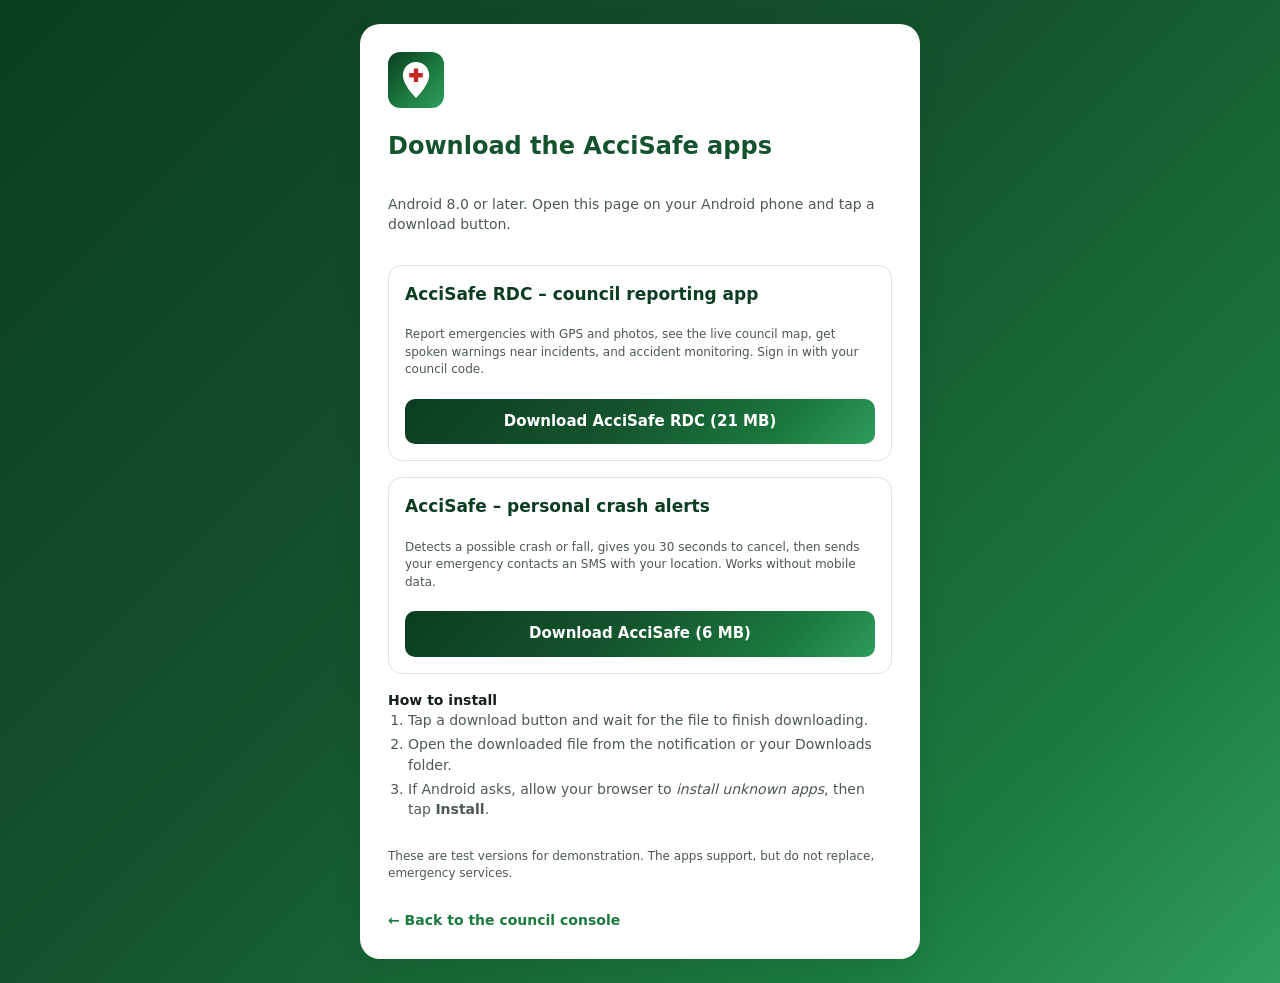
<file: backend/app/console/download.html>
<!doctype html>
<html lang="en">
<head>
<meta charset="utf-8">
<meta name="viewport" content="width=device-width, initial-scale=1">
<title>Download AcciSafe apps</title>
<link rel="icon" href="icon.svg" type="image/svg+xml">
<link rel="stylesheet" href="style.css">
<style>
  .dl-page { min-height: 100vh; background: var(--gradient); display: grid; place-items: center; padding: 24px 16px; }
  .dl-card { width: min(560px, 100%); background: var(--surface); border-radius: 20px; padding: 28px; box-shadow: var(--shadow); display: grid; gap: 16px; }
  .dl-card h1 { color: var(--pine); font-size: 24px; }
  .dl-app { border: 1px solid var(--line); border-radius: var(--radius); padding: 16px; display: grid; gap: 8px; }
  .dl-app h2 { font-size: 17px; color: var(--forest); }
  .dl-app .btn { text-align: center; text-decoration: none; display: block; }
  .dl-steps { margin: 0; padding-left: 20px; display: grid; gap: 4px; color: var(--muted); }
  .dl-back { color: var(--emerald); font-weight: 600; text-decoration: none; }
</style>
</head>
<body>
<main class="dl-page">
  <section class="dl-card">
    <div class="brand-mark"><img src="icon.svg" alt=""></div>
    <h1>Download the AcciSafe apps</h1>
    <p class="muted">Android 8.0 or later. Open this page on your Android phone and tap a download button.</p>

    <div class="dl-app">
      <h2>AcciSafe RDC – council reporting app</h2>
      <p class="muted small">Report emergencies with GPS and photos, see the live council map, get spoken warnings near incidents, and accident monitoring. Sign in with your council code.</p>
      <a class="btn primary wide" href="downloads/AcciSafe-RDC.apk" download="AcciSafe-RDC.apk">Download AcciSafe RDC (21 MB)</a>
    </div>

    <div class="dl-app">
      <h2>AcciSafe – personal crash alerts</h2>
      <p class="muted small">Detects a possible crash or fall, gives you 30 seconds to cancel, then sends your emergency contacts an SMS with your location. Works without mobile data.</p>
      <a class="btn primary wide" href="downloads/AcciSafe.apk" download="AcciSafe.apk">Download AcciSafe (6 MB)</a>
    </div>

    <div>
      <strong>How to install</strong>
      <ol class="dl-steps">
        <li>Tap a download button and wait for the file to finish downloading.</li>
        <li>Open the downloaded file from the notification or your Downloads folder.</li>
        <li>If Android asks, allow your browser to <em>install unknown apps</em>, then tap <strong>Install</strong>.</li>
      </ol>
    </div>
    <p class="muted small">These are test versions for demonstration. The apps support, but do not replace, emergency services.</p>
    <a class="dl-back" href="./">← Back to the council console</a>
  </section>
</main>
</body>
</html>
</file>
<file: backend/app/console/style.css>
:root {
  --forest: #0B3D20; --pine: #14532D; --emerald: #1B7A3E; --leaf: #2E9E5B; --mint: #D7F2E1;
  --bg: #F4F7F5; --surface: #FFFFFF; --line: #DCE5DF; --text: #16201A; --muted: #4A5A50;
  --critical: #C62828; --high: #EF6C00; --medium: #F9A825; --low: #546E7A; --ok: #2E7D32;
  --gradient: linear-gradient(135deg, #0B3D20 0%, #14532D 45%, #1B7A3E 80%, #2E9E5B 100%);
  --shadow: 0 6px 24px rgba(11, 61, 32, .14);
  --radius: 14px;
}
* { box-sizing: border-box; }
html, body { height: 100%; margin: 0; }
body { font: 14px/1.45 "Segoe UI", system-ui, -apple-system, Roboto, sans-serif; color: var(--text); background: var(--bg); }
.hidden { display: none !important; }
.muted { color: var(--muted); }
.small { font-size: 12px; }
.error { color: var(--critical); font-weight: 600; }
h1, h2, h3 { margin: 0; }

.btn { border: 0; border-radius: 10px; padding: 8px 14px; font: inherit; font-weight: 600; cursor: pointer; }
.btn.primary { background: var(--gradient); color: #fff; }
.btn.primary:disabled { opacity: .6; cursor: wait; }
.btn.ghost { background: rgba(255,255,255,.14); color: inherit; border: 1px solid currentColor; }
.btn.danger { background: var(--critical); color: #fff; }
.btn.soft { background: var(--mint); color: var(--pine); }
.btn.wide { width: 100%; padding: 12px; font-size: 15px; }

/* Sign in */
.login { min-height: 100%; display: grid; place-items: center; background: var(--gradient); padding: 16px; }
.login-card { width: min(380px, 100%); background: var(--surface); border-radius: 20px; padding: 28px; box-shadow: var(--shadow); display: grid; gap: 12px; }
.login-card h1 { color: var(--pine); font-size: 24px; }
.login-card label { display: grid; gap: 4px; font-weight: 600; font-size: 13px; color: var(--muted); }
.brand-mark img { width: 56px; height: 56px; }
input, select, textarea { font: inherit; padding: 9px 11px; border: 1px solid var(--line); border-radius: 10px; background: #fff; color: var(--text); }
input:focus, select:focus, textarea:focus { outline: 2px solid var(--leaf); border-color: transparent; }

/* Shell */
.app { height: 100%; display: flex; flex-direction: column; }
.topbar { display: flex; align-items: center; gap: 20px; padding: 10px 18px; background: var(--gradient); color: #fff; box-shadow: var(--shadow); z-index: 1000; }
.brand { display: flex; align-items: center; gap: 10px; }
.brand img { width: 34px; height: 34px; }
.brand div { display: grid; line-height: 1.2; }
.brand span { font-size: 12px; opacity: .85; }
.tabs { display: flex; gap: 4px; }
.tabs button { background: transparent; color: #fff; border: 0; padding: 8px 14px; border-radius: 10px; font: inherit; font-weight: 600; cursor: pointer; opacity: .8; }
.tabs button.active { background: rgba(255,255,255,.18); opacity: 1; }
.top-right { margin-left: auto; display: flex; align-items: center; gap: 12px; }
.who { font-size: 12px; opacity: .9; text-align: right; }
.live { display: flex; align-items: center; gap: 6px; font-size: 12px; }
.live i { width: 8px; height: 8px; border-radius: 50%; background: #7CFFA8; box-shadow: 0 0 0 0 rgba(124,255,168,.7); animation: pulse 2s infinite; }
.live.stale i { background: var(--medium); animation: none; }
@keyframes pulse { 70% { box-shadow: 0 0 0 8px rgba(124,255,168,0); } 100% { box-shadow: 0 0 0 0 rgba(124,255,168,0); } }
.demo { background: #FFF3CD; color: #6B4E00; text-align: center; font-weight: 700; font-size: 12px; padding: 4px; }
.views { flex: 1; position: relative; overflow: hidden; }
.view { position: absolute; inset: 0; overflow: auto; }
.pad { padding: 18px; }

/* Map */
.map-view { overflow: hidden; }
#map { position: absolute; inset: 0; }
.map-tools { position: absolute; top: 12px; left: 56px; z-index: 500; display: flex; gap: 14px; align-items: center; background: var(--surface); padding: 8px 14px; border-radius: 12px; box-shadow: var(--shadow); }
.map-tools label { display: flex; gap: 6px; align-items: center; font-weight: 600; font-size: 13px; }
.map-tools select { padding: 5px 8px; }
.check { display: flex; gap: 6px; align-items: center; cursor: pointer; }
.legend, .feed { position: absolute; z-index: 500; background: var(--surface); border-radius: var(--radius); box-shadow: var(--shadow); padding: 12px 14px; }
.legend { left: 12px; bottom: 24px; width: 290px; }
.legend h3, .feed h3 { font-size: 13px; text-transform: uppercase; letter-spacing: .04em; color: var(--pine); margin-bottom: 6px; }
.legend ul, .feed ul { list-style: none; margin: 0; padding: 0; }
.legend li { display: flex; align-items: center; gap: 8px; padding: 3px 4px; border-radius: 8px; cursor: pointer; user-select: none; }
.legend li:hover { background: var(--bg); }
.legend li.off { opacity: .35; text-decoration: line-through; }
.legend .n { margin-left: auto; font-weight: 700; color: var(--muted); }
.dot { width: 14px; height: 14px; border-radius: 50%; border: 2px solid #fff; box-shadow: 0 0 0 1px rgba(0,0,0,.25); flex: none; }
.feed { right: 12px; top: 12px; width: 300px; max-height: calc(100% - 24px); overflow: auto; }
.feed li { display: flex; gap: 10px; padding: 8px 4px; border-top: 1px solid var(--line); cursor: pointer; }
.feed li:hover { background: var(--bg); }
.feed li .dot { margin-top: 3px; }
.feed .t { font-weight: 600; }
.feed .s { font-size: 12px; color: var(--muted); }

.pin { width: 22px; height: 22px; border-radius: 50%; border: 3px solid #fff; box-shadow: 0 1px 6px rgba(0,0,0,.45); position: relative; }
.pin.done { opacity: .45; }
.pin.new::after { content: ""; position: absolute; inset: -9px; border-radius: 50%; border: 3px solid currentColor; animation: ring 1.6s ease-out infinite; }
.pin .cam { position: absolute; right: -9px; top: -9px; background: #fff; color: var(--text); border-radius: 9px; font-size: 10px; font-weight: 700; padding: 0 4px; line-height: 15px; box-shadow: 0 1px 3px rgba(0,0,0,.4); }
@keyframes ring { from { transform: scale(.6); opacity: 1; } to { transform: scale(1.5); opacity: 0; } }

/* Table */
.list-tools { display: flex; gap: 10px; flex-wrap: wrap; align-items: center; margin-bottom: 12px; }
.list-tools input[type=search] { flex: 1; min-width: 240px; }
.table-wrap { background: var(--surface); border-radius: var(--radius); box-shadow: var(--shadow); overflow: auto; }
.table { width: 100%; border-collapse: collapse; }
.table th { text-align: left; font-size: 12px; text-transform: uppercase; letter-spacing: .04em; color: var(--muted); background: #F0F4F1; padding: 10px 12px; position: sticky; top: 0; }
.table td { padding: 10px 12px; border-top: 1px solid var(--line); }
.table tbody tr { cursor: pointer; }
.table tbody tr:hover { background: #F7FBF8; }
.pager { display: flex; gap: 12px; justify-content: center; align-items: center; margin-top: 12px; }
.pager .btn { color: var(--pine); }
.chip { display: inline-flex; align-items: center; gap: 6px; padding: 2px 9px; border-radius: 999px; font-size: 12px; font-weight: 700; background: #EEF2EF; white-space: nowrap; }
.chip.CRITICAL { background: #FDE3E3; color: var(--critical); }
.chip.HIGH { background: #FFE9D6; color: #B24E00; }
.chip.MEDIUM { background: #FFF4CC; color: #7A5A00; }
.chip.LOW { background: #E6ECEF; color: var(--low); }
.chip.st { background: var(--mint); color: var(--pine); }
.chip.st.done { background: #EEF2EF; color: var(--muted); }

/* Drawer */
.drawer { position: fixed; top: 0; right: 0; bottom: 0; width: min(520px, 100%); background: var(--surface); box-shadow: -10px 0 40px rgba(0,0,0,.2); z-index: 2000; overflow: auto; }
.drawer-close { position: absolute; top: 10px; right: 12px; z-index: 2; border: 0; background: rgba(255,255,255,.2); color: #fff; font-size: 26px; width: 38px; height: 38px; border-radius: 50%; cursor: pointer; }
.d-head { padding: 22px 22px 18px; color: #fff; }
.d-head h2 { font-size: 20px; margin: 6px 0 2px; }
.d-head .chip { background: rgba(255,255,255,.22); color: #fff; }
.d-sec { padding: 14px 22px; border-top: 1px solid var(--line); }
.d-sec h3 { font-size: 12px; text-transform: uppercase; letter-spacing: .05em; color: var(--pine); margin-bottom: 8px; }
.kv { display: grid; grid-template-columns: 150px 1fr; gap: 4px 12px; }
.kv dt { color: var(--muted); }
.kv dd { margin: 0; font-weight: 600; }
.gallery { display: grid; grid-template-columns: repeat(3, 1fr); gap: 8px; }
.gallery img { width: 100%; aspect-ratio: 1; object-fit: cover; border-radius: 10px; cursor: zoom-in; background: #EEF2EF; }
.timeline { list-style: none; margin: 0; padding: 0 0 0 14px; border-left: 2px solid var(--mint); }
.timeline li { position: relative; padding: 0 0 10px 8px; }
.timeline li::before { content: ""; position: absolute; left: -21px; top: 5px; width: 10px; height: 10px; border-radius: 50%; background: var(--leaf); }
.actions { display: flex; flex-wrap: wrap; gap: 8px; margin-top: 8px; }
.form-row { display: grid; gap: 8px; margin-top: 8px; }
.form-row textarea { min-height: 60px; resize: vertical; }

/* Lightbox */
.lightbox { position: fixed; inset: 0; background: rgba(5, 20, 10, .92); z-index: 3000; display: grid; place-items: center; }
.lightbox img { max-width: 90vw; max-height: 82vh; border-radius: 10px; }
.lightbox p { position: absolute; bottom: 18px; color: #fff; margin: 0; }
.lb-btn { position: absolute; border: 0; background: rgba(255,255,255,.15); color: #fff; font-size: 34px; width: 52px; height: 52px; border-radius: 50%; cursor: pointer; }
.lb-close { top: 18px; right: 18px; }
.lb-prev { left: 18px; }
.lb-next { right: 18px; }

/* Dashboard */
.cards { display: grid; grid-template-columns: repeat(auto-fill, minmax(180px, 1fr)); gap: 12px; margin-bottom: 18px; }
.card { background: var(--surface); border-radius: var(--radius); box-shadow: var(--shadow); padding: 16px; }
.card .big { font-size: 30px; font-weight: 800; color: var(--pine); }
.card.alert .big { color: var(--critical); }
.panels { display: grid; grid-template-columns: repeat(auto-fit, minmax(320px, 1fr)); gap: 12px; }
.bars { list-style: none; margin: 8px 0 0; padding: 0; display: grid; gap: 6px; }
.bars li { display: grid; grid-template-columns: 170px 1fr 36px; gap: 8px; align-items: center; font-size: 13px; }
.bars .track { display: block; background: #EEF2EF; border-radius: 6px; height: 12px; overflow: hidden; }
.bars .fill { display: block; background: var(--gradient); height: 100%; border-radius: 6px; }
.bars b { text-align: right; }

/* Toasts */
.toasts { position: fixed; right: 16px; bottom: 16px; display: grid; gap: 8px; z-index: 4000; }
.toast { background: var(--forest); color: #fff; border-radius: 12px; padding: 12px 16px; box-shadow: var(--shadow); max-width: 360px; cursor: pointer; border-left: 6px solid var(--leaf); animation: slide .25s ease-out; }
.toast b { display: block; }
@keyframes slide { from { transform: translateY(20px); opacity: 0; } }

@media (max-width: 900px) {
  .topbar { flex-wrap: wrap; gap: 8px; }
  .top-right { width: 100%; justify-content: space-between; }
  .feed { display: none; }
  .legend { width: auto; right: 12px; }
  .map-tools { left: 12px; right: 12px; top: auto; bottom: auto; flex-wrap: wrap; top: 70px; }
}
.leaflet-control-layers { border-radius: 12px !important; font-weight: 600; }
.leaflet-control-layers-expanded { padding: 6px 12px !important; }

/* Download link on the sign-in card (ghost buttons are styled for the dark header). */
.login-card .get-app { color: var(--emerald); border-color: var(--line); background: var(--mint); text-align: center; text-decoration: none; }
.top-right a.btn { text-decoration: none; }
</file>
